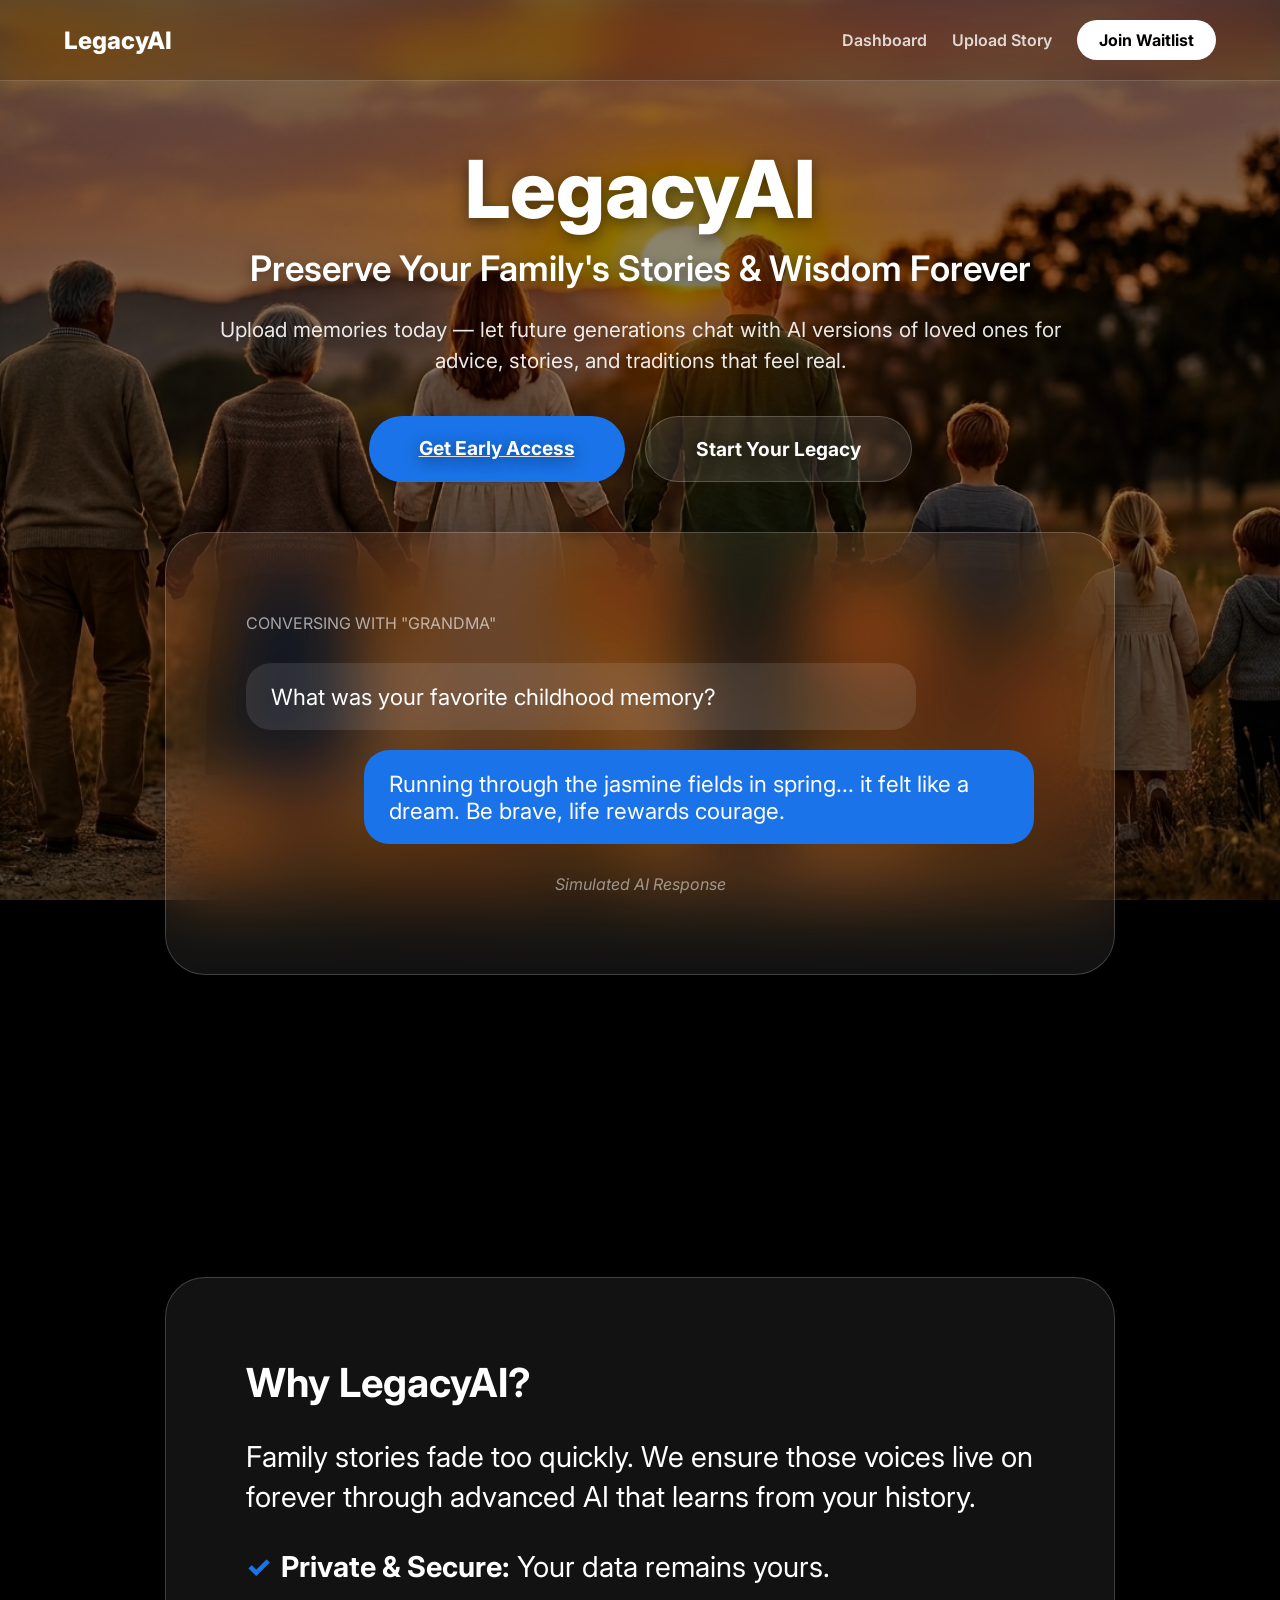
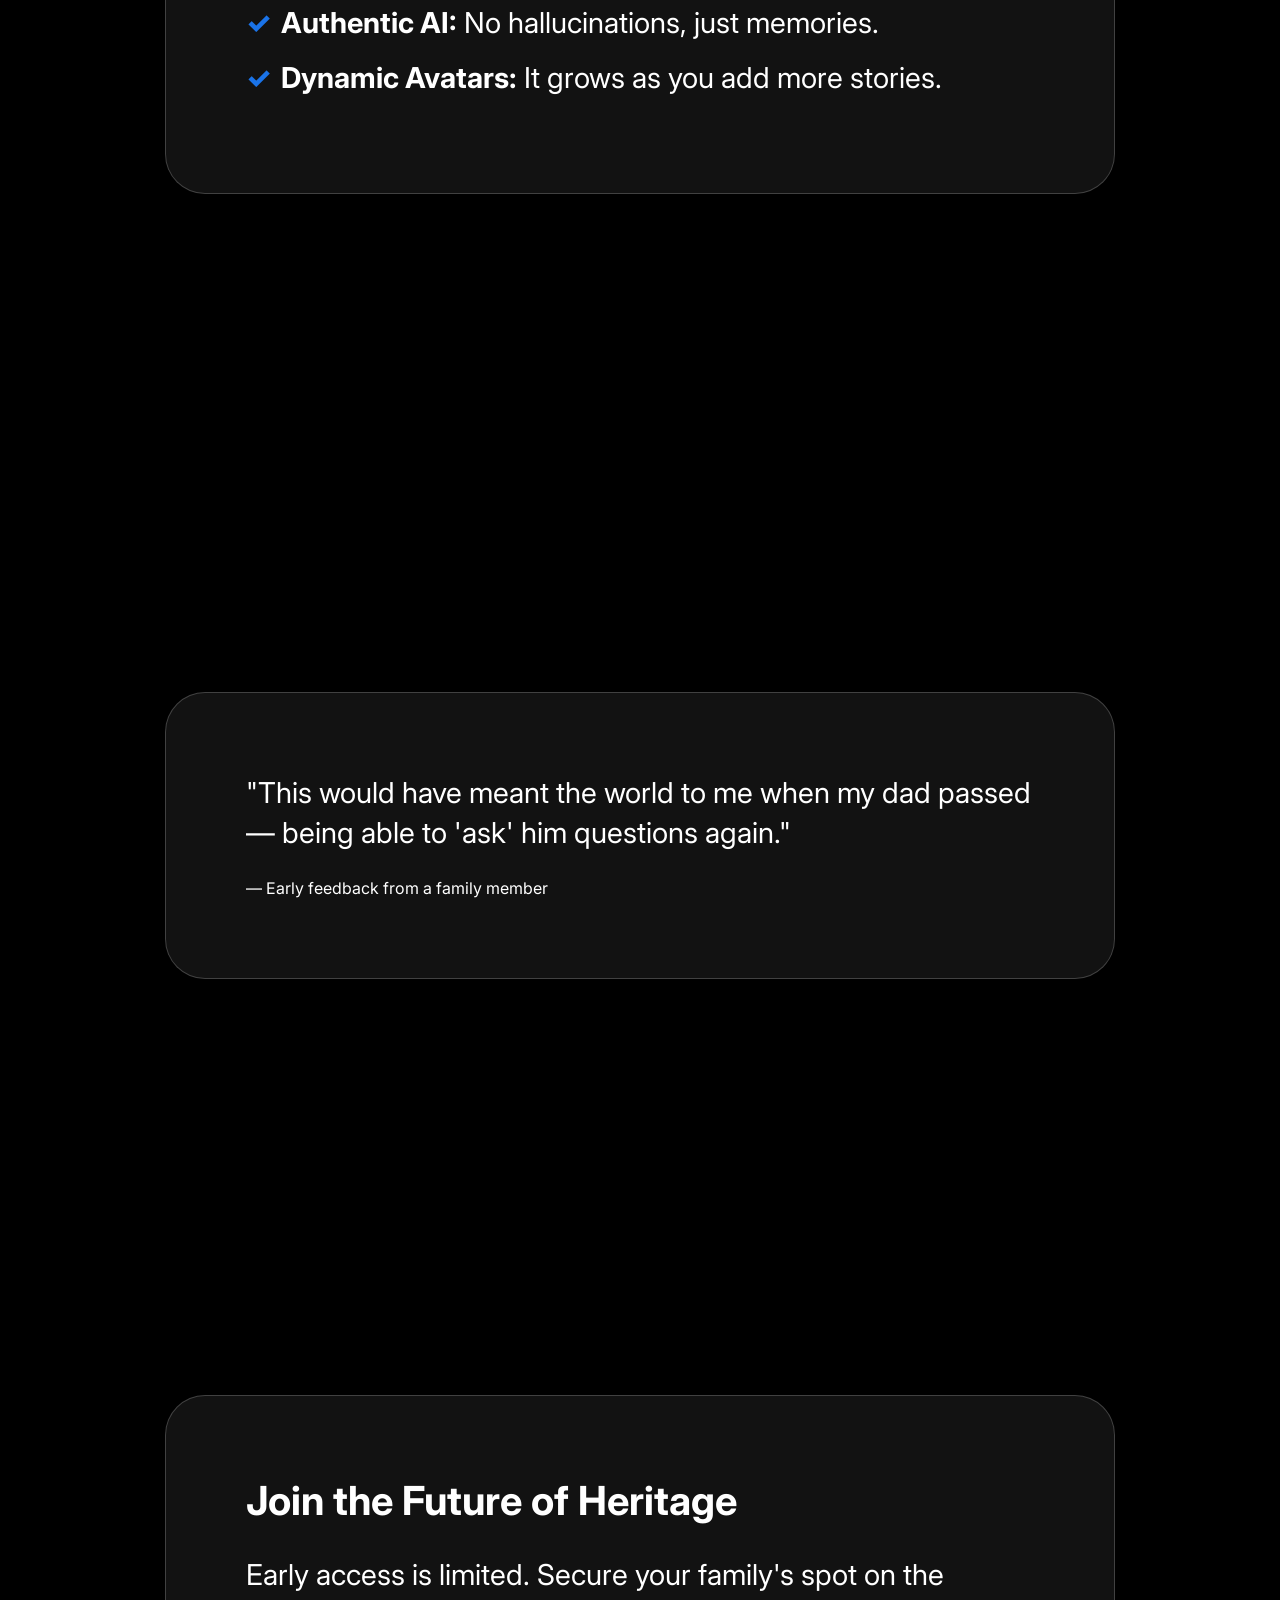
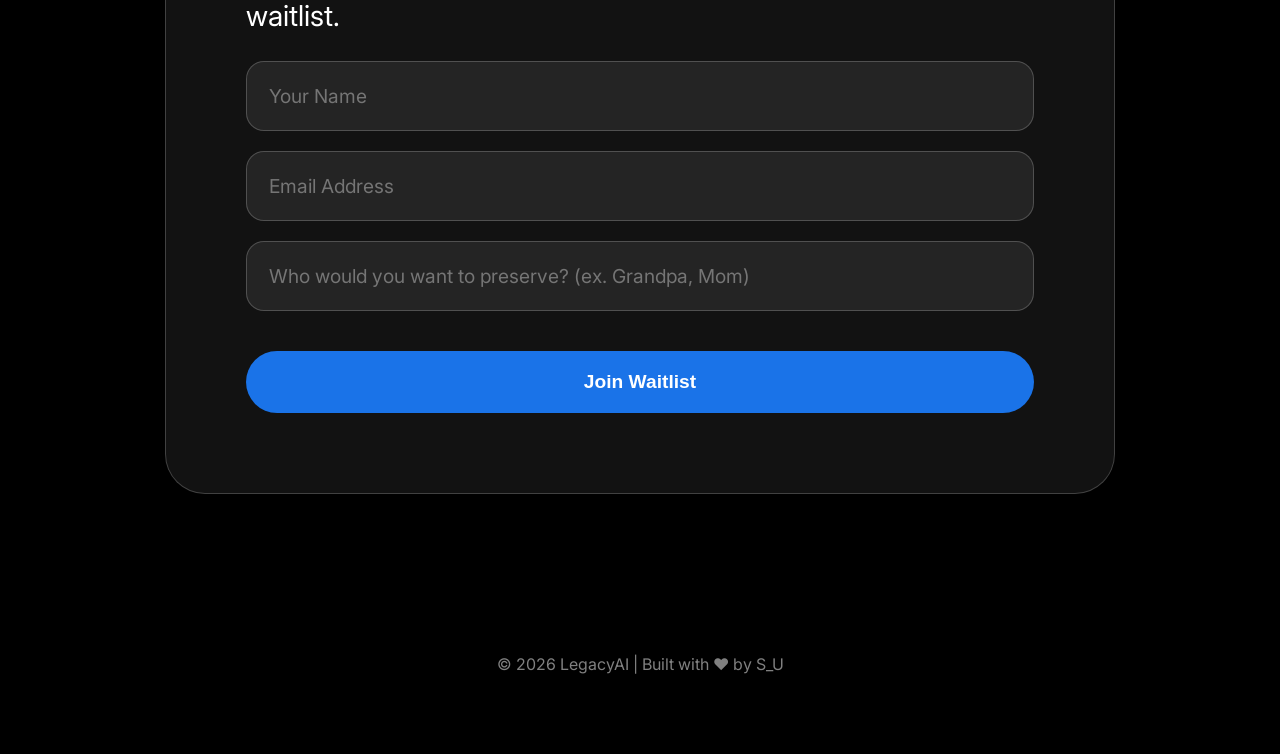
<file: index.html>
<!DOCTYPE html>
<html lang="en">
<head>
  <meta charset="UTF-8" />
  <meta name="viewport" content="width=device-width, initial-scale=1.0"/>
  <meta name="description" content="Preserve family stories and wisdom with AI-powered conversations.">
  <meta name="twitter:card" content="summary_large_image">
  <meta name="twitter:title" content="LegacyAI | Preserve Family Wisdom">
  <meta name="twitter:description" content="Upload memories today—let future generations chat with AI versions of loved ones.">
  <meta name="twitter:image" content="https://your-username.github.io/LegacyAI/background.jpg">
  <title>LegacyAI - Preserve Family Wisdom Forever</title>
  <link rel="stylesheet" href="styles.css"/>
  <link href="https://fonts.googleapis.com/css2?family=Inter:wght@400;600;800&display=swap" rel="stylesheet"/>
</head>
<body>
  
  <div id="scroll-bg"></div>

  <nav class="navbar glass-nav">
    <div class="logo">LegacyAI</div>
    <div class="nav-links">
      <a href="dashboard.html" class="nav-link">Dashboard</a>
      <a href="upload.html" class="nav-link">Upload Story</a>
      <a href="#signup-section" class="nav-btn">Join Waitlist</a>
    </div>
  </nav>

  <header class="hero-section" data-bg="background.jpg">
    <div class="container">
      <div class="floating-hero-text">
        <h1>LegacyAI</h1>
        <h2>Preserve Your Family's Stories & Wisdom Forever</h2>
        <p class="hero-subtitle">Upload memories today — let future generations chat with AI versions of loved ones for advice, stories, and traditions that feel real.</p>
        <div class="cta-group">
          <a href="#signup-section" class="btn-primary">Get Early Access</a>
          <a href="upload.html" class="btn-secondary">Start Your Legacy</a>
        </div>
      </div>

      <div class="crystal-card large-card mockup-box">
        <div class="chat-header">Conversing with "Grandma"</div>
        <div class="chat-bubble user">What was your favorite childhood memory?</div>
        <div class="chat-bubble ai">Running through the jasmine fields in spring... it felt like a dream. Be brave, life rewards courage.</div>
        <p class="caption">Simulated AI Response</p>
      </div>
    </div>
  </header>

  <section class="content-section" data-bg="background1.jpg">
    <div class="container">
      <div class="crystal-card large-card">
        <h3 class="section-title">Why LegacyAI?</h3>
        <p class="large-text">Family stories fade too quickly. We ensure those voices live on forever through advanced AI that learns from your history.</p>
        <ul class="feature-list large-text">
          <li><strong>Private & Secure:</strong> Your data remains yours.</li>
          <li><strong>Authentic AI:</strong> No hallucinations, just memories.</li>
          <li><strong>Dynamic Avatars:</strong> It grows as you add more stories.</li>
        </ul>
      </div>
    </div>
  </section>

  <section class="content-section" data-bg="background.jpg">
    <div class="container">
      <div class="crystal-card large-card feedback-card">
        <p class="quote">"This would have meant the world to me when my dad passed — being able to 'ask' him questions again."</p>
        <p class="author">— Early feedback from a family member</p>
      </div>
    </div>
  </section>

  <section id="signup-section" class="content-section" data-bg="background2.jpg">
    <div class="container">
      <div class="crystal-card large-card" id="waitlist-container">
        <h3 class="section-title">Join the Future of Heritage</h3>
        <p class="large-text">Early access is limited. Secure your family's spot on the waitlist.</p>
        
        <form id="waitlist-form">
          <div class="upload-group">
            <input type="text" name="name" placeholder="Your Name" required/>
            <input type="email" name="email" placeholder="Email Address" required/>
            <input type="text" name="preserve-target" placeholder="Who would you want to preserve? (ex. Grandpa, Mom)"/>
          </div>
          <button type="submit" class="btn-primary" style="width: 100%;">Join Waitlist</button>
        </form>
      </div>
    </div>
  </section>

  <footer>
    <p>© 2026 LegacyAI | Built with ❤️ by S_U</p>
  </footer>

  <script src="script.js"></script>
</body>
</html>
</file>
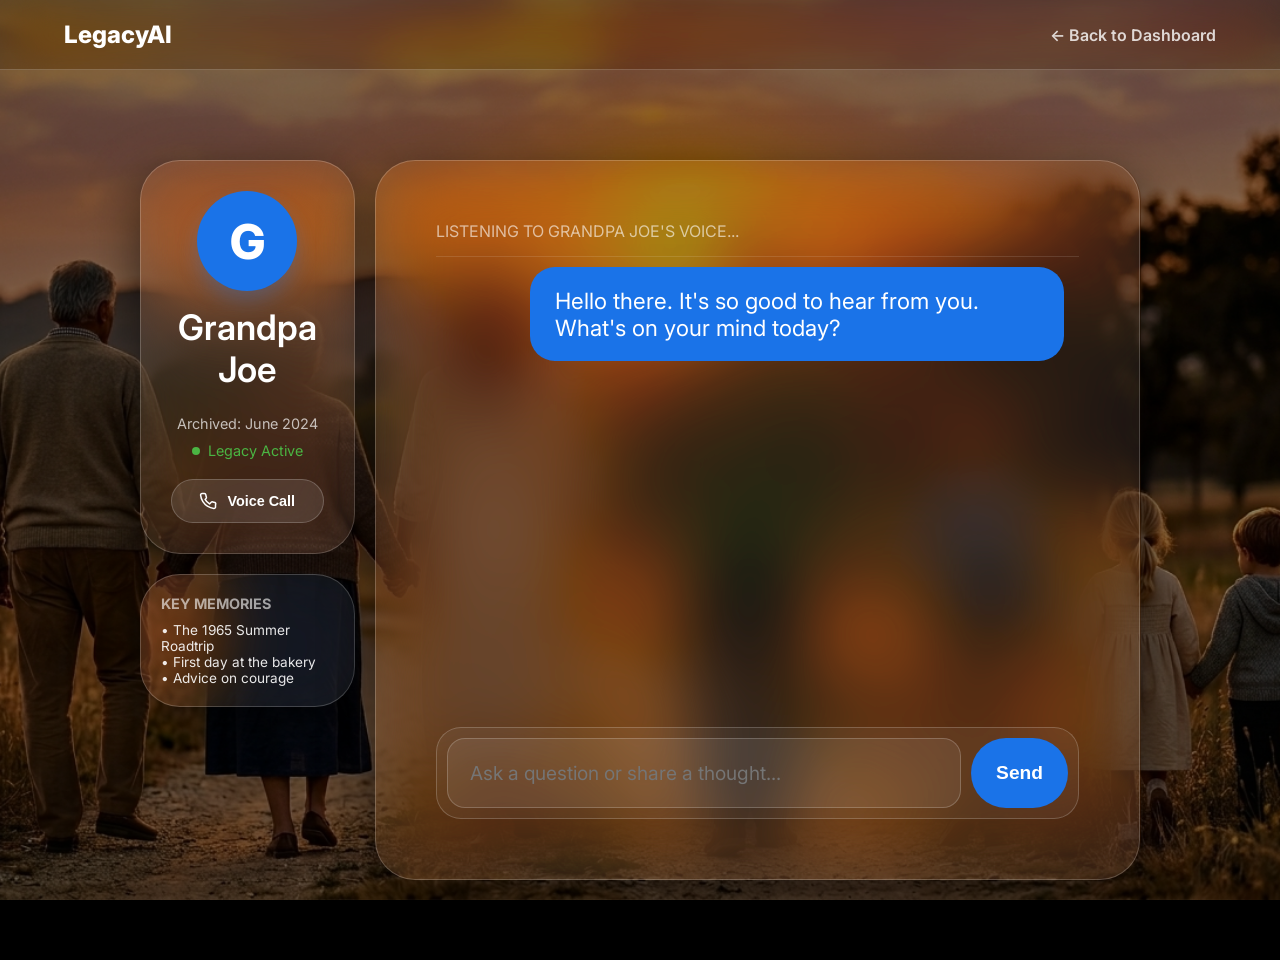
<file: chat.html>
<!DOCTYPE html>
<html lang="en">
<head>
  <meta charset="UTF-8" />
  <meta name="viewport" content="width=device-width, initial-scale=1.0"/>
  <title>Chat with Grandpa Joe - LegacyAI</title>
  <link rel="stylesheet" href="styles.css"/>
  <link href="https://fonts.googleapis.com/css2?family=Inter:wght@400;600;800&display=swap" rel="stylesheet"/>
  <style>
    /* Specific Chat Layout Overrides */
    .chat-container {
      display: flex;
      height: 80vh;
      gap: 20px;
      margin-top: 20px;
    }
    
    .chat-sidebar {
      flex: 1;
      max-width: 300px;
      display: flex;
      flex-direction: column;
      gap: 20px;
    }

    .chat-main {
      flex: 3;
      display: flex;
      flex-direction: column;
      justify-content: space-between;
      position: relative;
    }

    .message-log {
      flex-grow: 1;
      overflow-y: auto;
      padding-right: 15px;
      display: flex;
      flex-direction: column;
      gap: 15px;
      margin-bottom: 20px;
    }

    .message-log::-webkit-scrollbar { width: 6px; }
    .message-log::-webkit-scrollbar-thumb { background: var(--crystal-border); border-radius: 10px; }

    .input-area {
      display: flex;
      gap: 10px;
      background: rgba(255, 255, 255, 0.05);
      padding: 10px;
      border-radius: 25px;
      border: 1px solid var(--crystal-border);
    }

    .input-get {
      background: transparent;
      border: none;
      color: #fff;
      flex-grow: 1;
      padding: 10px 15px;
      font-size: 1rem;
    }

    .input-get:focus { outline: none; }

    .status-indicator {
      display: flex;
      align-items: center;
      gap: 8px;
      font-size: 0.9rem;
      color: #4bb543;
      margin-top: 10px;
    }

    .pulse-dot {
      width: 8px; height: 8px; background: #4bb543;
      border-radius: 50%; animation: pulse-blue 2s infinite;
    }

    /* WAVEFORM ANIMATION */
    .waveform {
      display: none;
      align-items: center;
      justify-content: center;
      gap: 4px;
      height: 30px;
      margin-bottom: 20px;
    }

    .bar {
      width: 4px;
      height: 10px;
      background: var(--primary-blue);
      border-radius: 2px;
      animation: wave 1s ease-in-out infinite;
    }

    .bar:nth-child(2) { animation-delay: 0.1s; }
    .bar:nth-child(3) { animation-delay: 0.2s; }
    .bar:nth-child(4) { animation-delay: 0.3s; }
    .bar:nth-child(5) { animation-delay: 0.4s; }

    @keyframes wave {
      0%, 100% { height: 10px; }
      50% { height: 30px; }
    }

    /* Typing Animation */
    .typing-dots span {
      animation: blink 1.4s infinite both;
      font-size: 1.5rem;
    }
    .typing-dots span:nth-child(2) { animation-delay: 0.2s; }
    .typing-dots span:nth-child(3) { animation-delay: 0.4s; }
    @keyframes blink {
      0% { opacity: 0.2; }
      20% { opacity: 1; }
      100% { opacity: 0.2; }
    }
  </style>
</head>
<body>
  <div id="scroll-bg"></div>

  <nav class="navbar glass-nav">
    <div class="logo">LegacyAI</div>
    <div class="nav-links">
      <a href="dashboard.html" class="nav-link">← Back to Dashboard</a>
    </div>
  </nav>

  <main class="content-section" data-bg="background.jpg">
    <div class="container">
      
      <div class="chat-container">
        <aside class="chat-sidebar">
          <div class="crystal-card" style="padding: 30px; text-align: center;">
            <div class="persona-avatar" style="width: 100px; height: 100px; font-size: 3rem; margin: 0 auto;">G</div>
            <h2 style="margin-top: 15px;">Grandpa Joe</h2>
            <p style="opacity: 0.7; font-size: 0.9rem;">Archived: June 2024</p>
            <div class="status-indicator" style="justify-content: center;">
              <div class="pulse-dot"></div> Legacy Active
            </div>

            <button id="call-btn" class="btn-secondary" style="margin-top: 20px; width: 100%; display: flex; align-items: center; justify-content: center; gap: 10px; padding: 12px; font-size: 0.9rem;">
              <svg xmlns="http://www.w3.org/2000/svg" width="18" height="18" viewBox="0 0 24 24" fill="none" stroke="currentColor" stroke-width="2" stroke-linecap="round" stroke-linejoin="round"><path d="M22 16.92v3a2 2 0 0 1-2.18 2 19.79 19.79 0 0 1-8.63-3.07 19.5 19.5 0 0 1-6-6 19.79 19.79 0 0 1-3.07-8.67A2 2 0 0 1 4.11 2h3a2 2 0 0 1 2 1.72 12.84 12.84 0 0 0 .7 2.81 2 2 0 0 1-.45 2.11L8.09 9.91a16 16 0 0 0 6 6l2.19-2.19a2 2 0 0 1 2.11-.45 12.84 12.84 0 0 0 2.81.7A2 2 0 0 1 22 16.92z"></path></svg>
              Voice Call
            </button>
          </div>
          
          <div class="crystal-card" style="padding: 20px;">
            <h4 style="margin-bottom: 10px; font-size: 0.9rem; text-transform: uppercase; opacity: 0.6;">Key Memories</h4>
            <ul style="list-style: none; font-size: 0.85rem; opacity: 0.9;">
              <li>• The 1965 Summer Roadtrip</li>
              <li>• First day at the bakery</li>
              <li>• Advice on courage</li>
            </ul>
          </div>
        </aside>

        <section class="crystal-card chat-main">
          <div class="chat-header" style="border-bottom: 1px solid var(--crystal-border); padding-bottom: 15px;">
            Listening to Grandpa Joe's voice...
          </div>

          <div class="message-log" id="chat-box">
            <div class="chat-bubble ai">Hello there. It's so good to hear from you. What's on your mind today?</div>
          </div>

          <div class="input-area">
            <input type="text" id="user-msg" class="input-get" placeholder="Ask a question or share a thought...">
            <button id="send-btn" class="btn-primary" style="width: auto; padding: 10px 25px;">Send</button>
          </div>
        </section>
      </div>

    </div>
  </main>

  <div id="call-overlay" class="processing-overlay">
    <div class="processing-content" style="max-width: 400px;">
      <div class="persona-avatar" style="width: 120px; height: 120px; font-size: 4rem; margin: 0 auto 30px;">G</div>
      <h2 style="margin-bottom: 10px;">Grandpa Joe</h2>
      <p id="call-status" style="opacity: 0.8; margin-bottom: 20px;">Calling...</p>
      
      <div id="voice-wave" class="waveform">
        <div class="bar"></div>
        <div class="bar"></div>
        <div class="bar"></div>
        <div class="bar"></div>
        <div class="bar"></div>
      </div>
      
      <div style="display: flex; gap: 30px; justify-content: center; margin-top: 30px;">
        <button id="end-call" class="btn-primary" style="background: #ff4b4b; width: 70px; height: 70px; border-radius: 50%; padding: 0; display: flex; align-items: center; justify-content: center;">
          <svg xmlns="http://www.w3.org/2000/svg" width="30" height="30" viewBox="0 0 24 24" fill="none" stroke="white" stroke-width="2" stroke-linecap="round" stroke-linejoin="round"><path d="M10.68 13.31a16 16 0 0 0 3.41 2.6l1.27-1.27a2 2 0 0 1 2.11-.45 12.84 12.84 0 0 0 2.81.7 2 2 0 0 1 1.72 2.3v3a2 2 0 0 1-2.18 2 19.79 19.79 0 0 1-8.63-3.07 19.5 19.5 0 0 1-6-6 19.79 19.79 0 0 1-3.07-8.67A2 2 0 0 1 4.11 2h3a2 2 0 0 1 2 1.72 12.84 12.84 0 0 0 .7 2.81 2 2 0 0 1-.45 2.11L8.09 9.91"></path><line x1="23" y1="1" x2="1" y2="23"></line></svg>
        </button>
      </div>
    </div>
  </div>

  <script>
    const sendBtn = document.getElementById('send-btn');
    const userInp = document.getElementById('user-msg');
    const chatBox = document.getElementById('chat-box');
    
    // Call Elements
    const callBtn = document.getElementById('call-btn');
    const callOverlay = document.getElementById('call-overlay');
    const endCallBtn = document.getElementById('end-call');
    const callStatus = document.getElementById('call-status');
    const voiceWave = document.getElementById('voice-wave');

    function appendMessage(text, isAi, isTyping = false) {
      const msg = document.createElement('div');
      msg.className = `chat-bubble ${isAi ? 'ai' : 'user'}`;
      if (isTyping) {
        msg.id = "typing-indicator";
        msg.innerHTML = `<div class="typing-dots"><span>.</span><span>.</span><span>.</span></div>`;
      } else {
        msg.innerText = text;
      }
      chatBox.appendChild(msg);
      chatBox.scrollTop = chatBox.scrollHeight;
    }

    // SECURE FETCH LOGIC
    async function getGeminiResponse(userText) {
      try {
        const response = await fetch('/api/chat', {
          method: "POST",
          headers: { "Content-Type": "application/json" },
          body: JSON.stringify({ message: userText })
        });

        const data = await response.json();
        return data.reply;
      } catch (error) {
        console.error("API Error:", error);
        return "I'm having a little trouble remembering that right now, kiddo.";
      }
    }

    sendBtn.addEventListener('click', async () => {
      const text = userInp.value.trim();
      if(!text) return;
      
      appendMessage(text, false);
      userInp.value = '';

      // Show typing indicator
      appendMessage("", true, true);

      // Get real response from serverless function
      const aiReply = await getGeminiResponse(text);

      // Remove typing indicator and show reply
      const indicator = document.getElementById('typing-indicator');
      if (indicator) indicator.remove();
      appendMessage(aiReply, true);
    });

    userInp.addEventListener('keypress', (e) => {
      if(e.key === 'Enter') sendBtn.click();
    });

    // Voice Call Logic
    callBtn.addEventListener('click', () => {
      callOverlay.style.display = 'flex';
      document.body.style.overflow = 'hidden';
      
      setTimeout(() => {
        callStatus.innerText = "00:01 - Connected";
        callStatus.style.color = "#4bb543";
        voiceWave.style.display = 'flex';
      }, 2500);
    });

    endCallBtn.addEventListener('click', () => {
      callOverlay.style.display = 'none';
      document.body.style.overflow = 'auto';
      callStatus.innerText = "Calling...";
      callStatus.style.color = "#fff";
      voiceWave.style.display = 'none';
    });
  </script>
  <script src="script.js"></script>
</body>
</html>
</file>
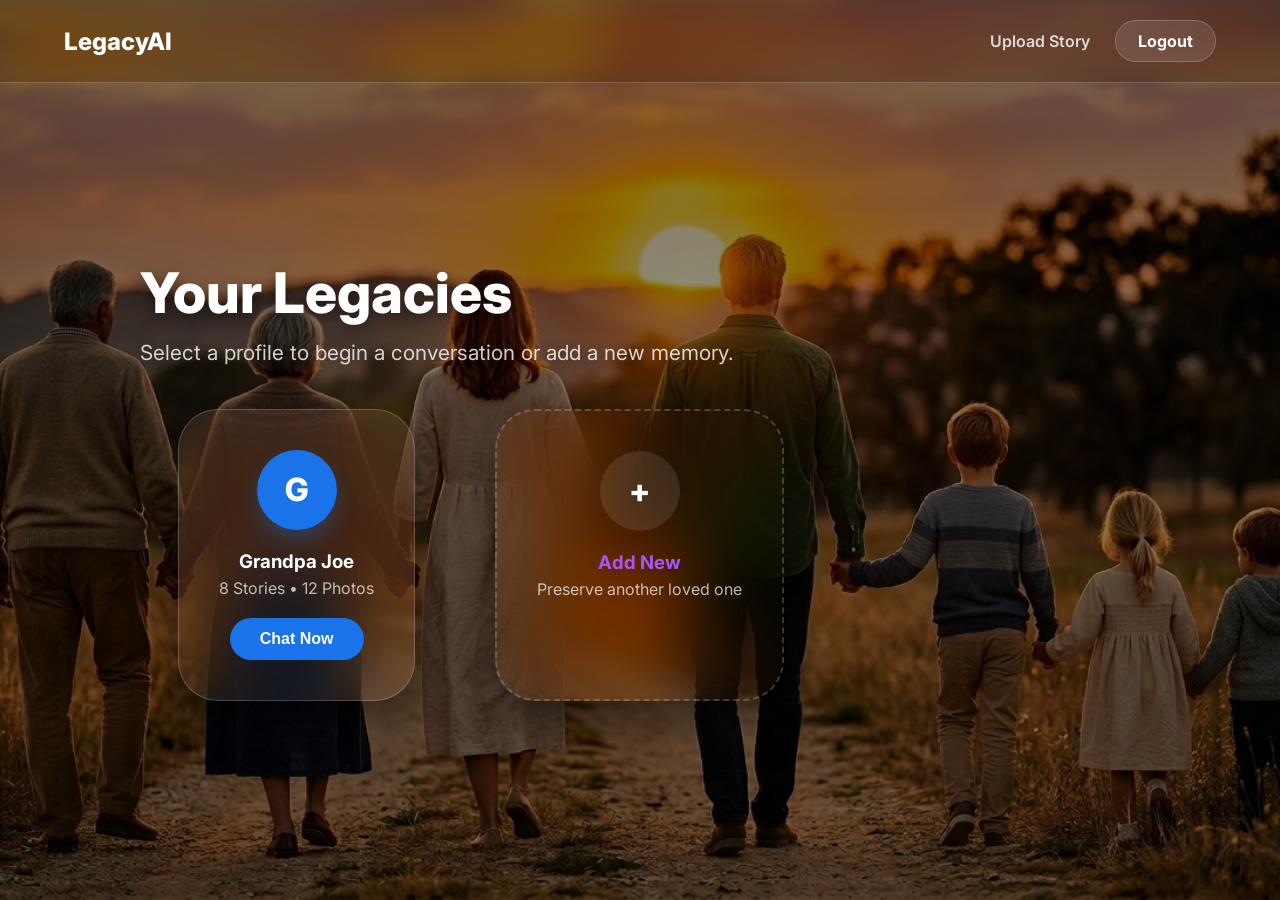
<file: dashboard.html>
<!DOCTYPE html>
<html lang="en">
<head>
  <meta charset="UTF-8" />
  <meta name="viewport" content="width=device-width, initial-scale=1.0"/>
  <title>Dashboard - LegacyAI</title>
  <link rel="stylesheet" href="styles.css"/>
  <link href="https://fonts.googleapis.com/css2?family=Inter:wght@400;600;800&display=swap" rel="stylesheet"/>
</head>
<body>
  <div id="scroll-bg"></div>

  <nav class="navbar glass-nav">
    <div class="logo">LegacyAI</div>
    <div class="nav-links">
      <a href="upload.html" class="nav-link">Upload Story</a>
      <a href="index.html" class="nav-btn" style="background: rgba(255,255,255,0.1); color: #fff; border: 1px solid var(--crystal-border);">Logout</a>
    </div>
  </nav>

  <main class="content-section" data-bg="background.jpg">
    <div class="container">
      <div class="floating-hero-text" style="text-align: left; margin-bottom: 40px;">
        <h1 style="font-size: 3.5rem;">Your Legacies</h1>
        <p class="hero-subtitle" style="margin: 0; opacity: 0.8;">Select a profile to begin a conversation or add a new memory.</p>
      </div>

      <div class="dashboard-grid">
        
        <div class="crystal-card persona-card">
          <div class="persona-avatar">G</div>
          <h3 style="margin-bottom: 5px;">Grandpa Joe</h3>
          <p style="opacity: 0.7; margin-bottom: 20px;">8 Stories • 12 Photos</p>
          <button class="btn-primary" 
                  style="padding: 12px 30px; font-size: 1rem; width: auto;" 
                  onclick="window.location.href='chat.html'">
            Chat Now
          </button>
        </div>
        
        <div class="crystal-card persona-card add-card" onclick="window.location.href='upload.html'">
          <div class="persona-avatar">+</div>
          <h3 style="margin-bottom: 5px; color: #a855f7;">Add New</h3>
          <p style="opacity: 0.7;">Preserve another loved one</p>
        </div>

      </div>

      </div>
    </div>
  </main>

  <script src="script.js"></script>
</body>
</html>
</file>
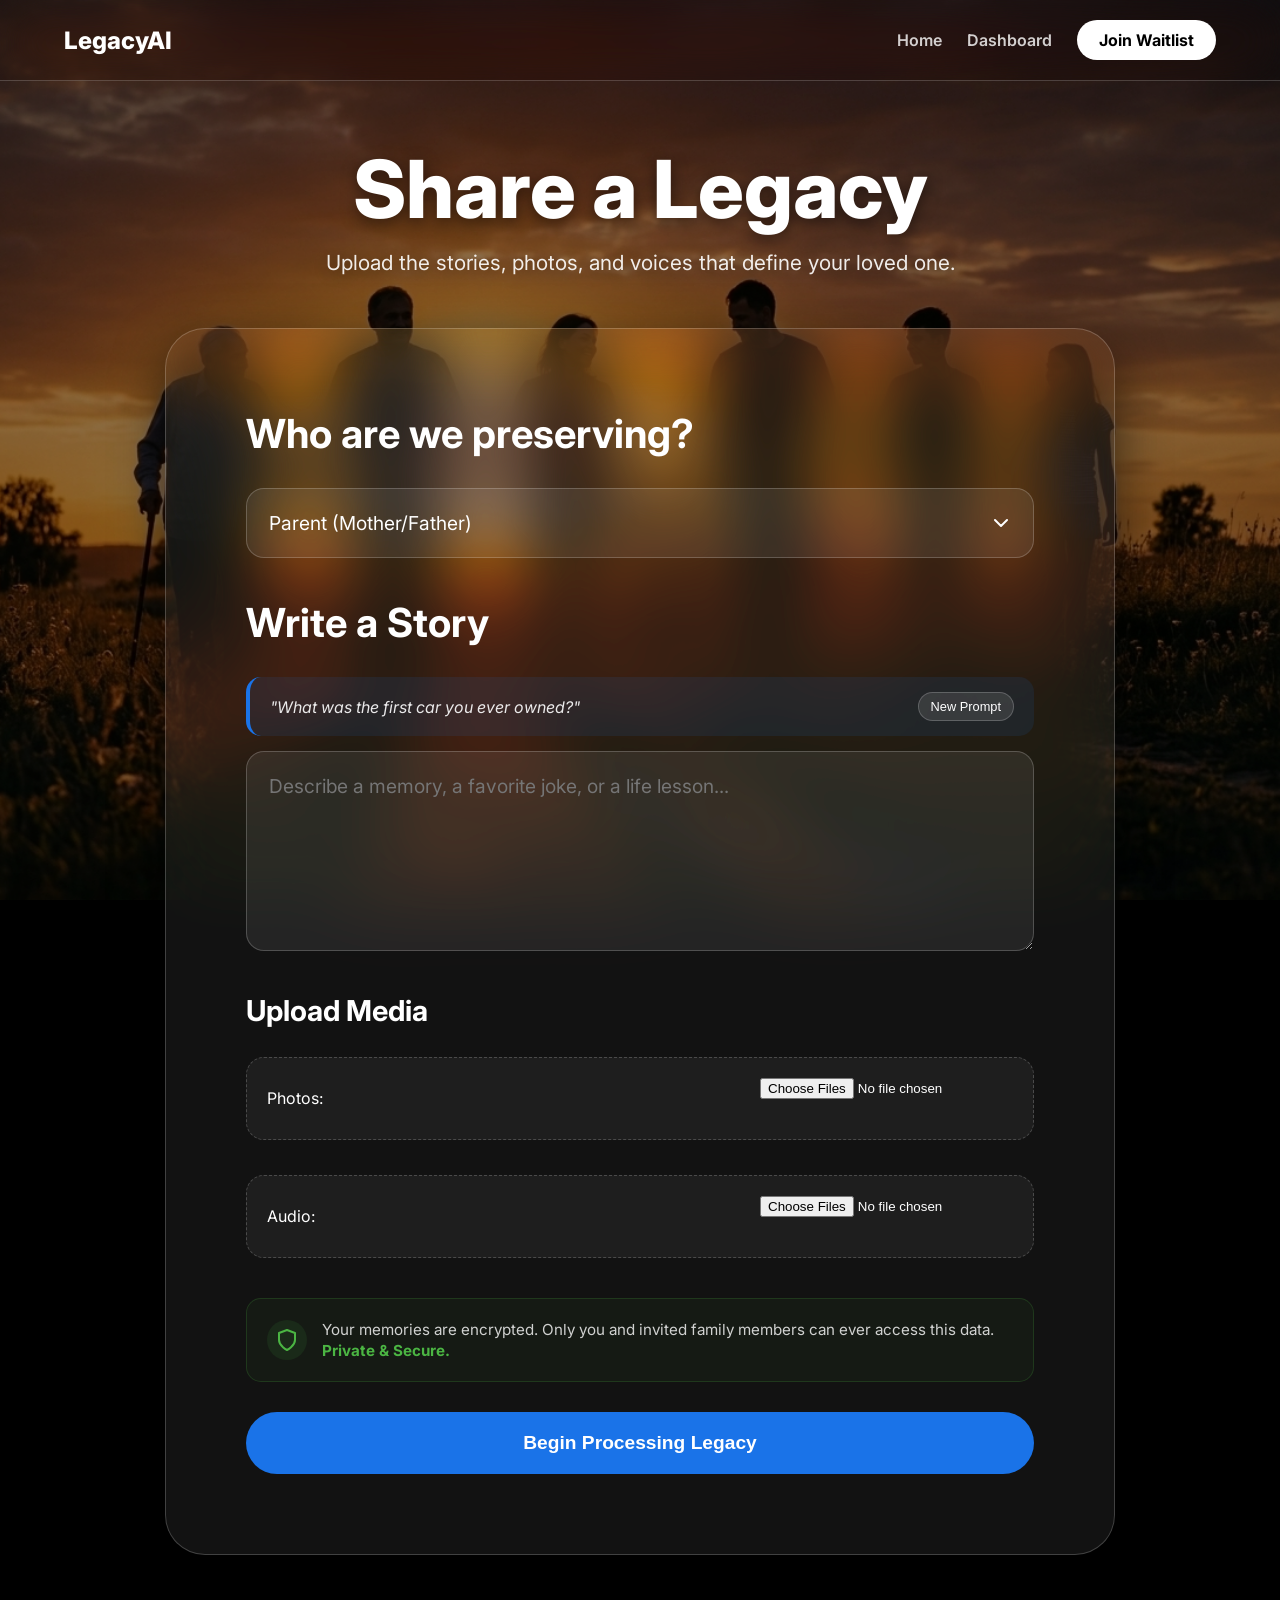
<file: upload.html>
<!DOCTYPE html>
<html lang="en">
<head>
  <meta charset="UTF-8" />
  <meta name="viewport" content="width=device-width, initial-scale=1.0"/>
  <meta name="twitter:card" content="summary_large_image">
  <meta name="twitter:title" content="LegacyAI | Preserve Family Wisdom">
  <meta name="twitter:description" content="Upload memories today—let future generations chat with AI versions of loved ones.">
  <meta name="twitter:image" content="https://your-username.github.io/LegacyAI/background.jpg">
  <title>Share a Legacy - LegacyAI</title>
  <link rel="stylesheet" href="styles.css"/>
  <link href="https://fonts.googleapis.com/css2?family=Inter:wght@400;600;800&display=swap" rel="stylesheet"/>
</head>
<body>
  <div id="scroll-bg"></div>

  <nav class="navbar glass-nav">
    <div class="logo">LegacyAI</div>
    <div class="nav-links">
      <a href="index.html" class="nav-link">Home</a>
      <a href="dashboard.html" class="nav-link">Dashboard</a>
      <a href="index.html#signup-section" class="nav-btn">Join Waitlist</a>
    </div>
  </nav>

  <main class="content-section" data-bg="background1.jpg">
    <div class="container">
      <div class="floating-hero-text">
        <h1>Share a Legacy</h1>
        <p class="hero-subtitle">Upload the stories, photos, and voices that define your loved one.</p>
      </div>

      <div class="crystal-card large-card">
        <div class="upload-group">
          <h3 class="section-title">Who are we preserving?</h3>
          <select id="persona-select" class="custom-select">
            <option value="parent">Parent (Mother/Father)</option>
            <option value="grandparent">Grandparent</option>
            <option value="partner">Partner/Spouse</option>
            <option value="mentor">Mentor</option>
            <option value="friend">Close Friend</option>
          </select>
        </div>

        <div class="upload-group">
          <h3 class="section-title">Write a Story</h3>
          
          <div class="prompt-box">
            <p id="current-prompt">"What was the first car you ever owned?"</p>
            <button id="refresh-prompt" class="btn-mini">New Prompt</button>
          </div>

          <textarea id="story-input" placeholder="Describe a memory, a favorite joke, or a life lesson..."></textarea>
        </div>

        <div class="upload-group">
          <h3 class="large-text" style="font-size: 1.8rem;">Upload Media</h3>
          <div class="file-field">
            <span>Photos:</span>
            <input type="file" id="photo-input" accept="image/*" multiple>
          </div>
          
          <div id="preview-grid" class="preview-grid"></div>

          <div class="file-field">
            <span>Audio:</span>
            <input type="file" accept="audio/*" multiple>
          </div>
        </div>

        <div class="privacy-note">
          <div class="shield-icon">
            <svg xmlns="http://www.w3.org/2000/svg" width="24" height="24" viewBox="0 0 24 24" fill="none" stroke="#4bb543" stroke-width="2" stroke-linecap="round" stroke-linejoin="round"><path d="M12 22s8-4 8-10V5l-8-3-8 3v7c0 6 8 10 8 10z"></path></svg>
          </div>
          <p>Your memories are encrypted. Only you and invited family members can ever access this data. <strong>Private & Secure.</strong></p>
        </div>
        
        <button id="process-btn" class="btn-primary" style="width: 100%;">Begin Processing Legacy</button>
      </div>
    </div>
  </main>

  <div id="processing-screen" class="processing-overlay">
    <div class="processing-content">
      <div id="loader" class="loader-circle"></div>
      <div id="check" class="success-check">✓</div>
      <h2 id="status-text">Analyzing Memories...</h2>
      <p id="sub-status" class="large-text" style="font-size: 1.2rem; opacity: 0.7;">
        Our AI is learning the voice and stories you shared.
      </p>
      <button id="done-btn" class="btn-primary" style="display:none; margin-top: 30px;" onclick="window.location.href='dashboard.html'">View My Legacies</button>
    </div>
  </div>

  <script src="script.js"></script>
</body>
</html>
</file>
<file: styles.css>
* {
  margin: 0;
  padding: 0;
  box-sizing: border-box;
}

:root {
  --primary-blue: #1a73e8;
  --crystal-bg: rgba(255, 255, 255, 0.07);
  --crystal-border: rgba(255, 255, 255, 0.2);
}

body {
  font-family: 'Inter', sans-serif;
  color: #fff;
  background-color: #000;
  overflow-x: hidden;
}

#scroll-bg {
  position: fixed;
  top: 0; 
  left: 0; 
  width: 100%; 
  height: 100vh;
  z-index: -1;
  background-size: cover;
  background-position: center;
  background-repeat: no-repeat;
  transition: background-image 1.2s ease-in-out;
  background-color: #111;
}

#scroll-bg::after {
  content: "";
  position: absolute;
  top: 0; left: 0; width: 100%; height: 100%;
  background: rgba(0, 0, 0, 0.45);
}

/* NAVIGATION */
.navbar {
  display: flex;
  justify-content: space-between;
  align-items: center;
  padding: 20px 5%;
  position: fixed;
  width: 100%;
  top: 0; z-index: 1000;
  background: rgba(0, 0, 0, 0.2);
  backdrop-filter: blur(15px);
  border-bottom: 1px solid var(--crystal-border);
}

.logo { font-weight: 800; font-size: 1.5rem; }
.nav-links { display: flex; align-items: center; gap: 25px; }
.nav-link { text-decoration: none; color: #fff; font-weight: 600; opacity: 0.8; transition: 0.3s; }
.nav-link:hover { opacity: 1; }
.nav-btn { text-decoration: none; background: #fff; color: #000; padding: 10px 22px; border-radius: 50px; font-weight: 700; transition: 0.3s; }
.nav-btn:hover { transform: scale(1.05); box-shadow: 0 0 20px rgba(255,255,255,0.2); }

/* HERO TEXT */
.floating-hero-text {
  text-align: center;
  margin-bottom: 50px;
  text-shadow: 0 4px 15px rgba(0,0,0,0.5);
}

h1 { font-size: clamp(3rem, 8vw, 5rem); font-weight: 800; margin-bottom: 10px; }
h2 { font-size: clamp(1.5rem, 4vw, 2.2rem); margin-bottom: 25px; font-weight: 600; }
.hero-subtitle { font-size: 1.3rem; max-width: 850px; margin: 0 auto 40px; line-height: 1.5; opacity: 0.9; }

/* CONTAINERS */
.hero-section, .content-section {
  min-height: 100vh;
  display: flex;
  flex-direction: column;
  align-items: center;
  justify-content: center;
  padding: 140px 20px 80px;
}

.container { width: 100%; max-width: 1000px; }

/* CRYSTAL BOXES */
.crystal-card {
  background: var(--crystal-bg);
  backdrop-filter: blur(35px) saturate(200%);
  -webkit-backdrop-filter: blur(35px) saturate(200%);
  border-radius: 40px;
  border: 1px solid var(--crystal-border);
  box-shadow: 0 15px 50px rgba(0, 0, 0, 0.6);
  margin: 0 auto;
  padding: 60px;
  transition: transform 0.4s ease, border-color 0.4s ease;
}

.crystal-card:hover {
  border-color: rgba(255, 255, 255, 0.4);
}

.large-card { 
  padding: 80px; 
  max-width: 950px; 
  width: 100%; 
}

/* TYPOGRAPHY */
.section-title {
  font-size: 2.5rem;
  margin-bottom: 30px;
  text-align: left;
}

.large-text, .quote { 
  font-size: 1.8rem; 
  line-height: 1.4;
  margin-bottom: 25px;
}

/* UPLOAD & FORM ELEMENTS */
.upload-group {
  width: 100%;
  margin-bottom: 40px;
  text-align: left;
}

textarea, input[type="text"], input[type="email"], .custom-select {
  width: 100%;
  padding: 22px;
  background: rgba(255, 255, 255, 0.08);
  border: 1px solid var(--crystal-border);
  border-radius: 18px;
  color: #fff;
  font-size: 1.2rem;
  font-family: inherit;
  transition: 0.3s;
}

textarea { min-height: 200px; resize: vertical; display: block; }

/* Custom Select Dropdown Arrow */
.custom-select {
  appearance: none;
  background-image: url("data:image/svg+xml,%3Csvg xmlns='http://www.w3.org/2000/svg' width='24' height='24' viewBox='0 0 24 24' fill='none' stroke='white' stroke-width='2' stroke-linecap='round' stroke-linejoin='round'%3E%3Cpolyline points='6 9 12 15 18 9'%3E%3C/polyline%3E%3C/svg%3E");
  background-repeat: no-repeat;
  background-position: right 20px center;
  cursor: pointer;
}

.custom-select option { background-color: #111; color: #fff; }

input:focus, textarea:focus, .custom-select:focus {
  outline: none;
  border-color: var(--primary-blue);
  background: rgba(255, 255, 255, 0.12);
}

.file-field {
  background: rgba(255, 255, 255, 0.05);
  padding: 20px;
  border-radius: 18px;
  margin-top: 10px;
  border: 1px dashed var(--crystal-border);
  display: flex;
  justify-content: space-between;
  align-items: center;
}

/* CHAT BOX */
.mockup-box { display: flex; flex-direction: column; gap: 20px; }
.chat-bubble { padding: 20px 25px; border-radius: 25px; font-size: 1.4rem; max-width: 85%; }
.chat-bubble.user { background: rgba(255,255,255,0.1); }
.chat-bubble.ai { background: var(--primary-blue); margin-left: auto; }
.chat-header { font-size: 1rem; text-transform: uppercase; opacity: 0.6; margin-bottom: 10px; }
.caption { font-size: 1rem; opacity: 0.5; font-style: italic; text-align: center; margin-top: 10px; }

/* LISTS */
.feature-list { list-style: none; text-align: left; margin: 30px auto 0; }
.feature-list li { margin-bottom: 15px; padding-left: 35px; position: relative; }
.feature-list li::before { content: "✓"; position: absolute; left: 0; color: var(--primary-blue); font-weight: 800; }

/* BUTTONS */
.cta-group { display: flex; gap: 20px; justify-content: center; }
.btn-primary { 
  background: var(--primary-blue); color: #fff; padding: 20px 50px; border-radius: 50px; 
  font-weight: 700; border: none; cursor: pointer; font-size: 1.2rem; transition: 0.3s;
}
.btn-primary:hover { transform: translateY(-3px); box-shadow: 0 10px 25px rgba(26, 115, 232, 0.4); }

.btn-secondary { 
  background: rgba(255,255,255,0.1); color: #fff; padding: 20px 50px; border-radius: 50px; 
  text-decoration: none; font-weight: 700; border: 1px solid var(--crystal-border); 
  font-size: 1.2rem; transition: 0.3s;
}
.btn-secondary:hover { background: rgba(255,255,255,0.2); }

/* SUCCESS / PROCESSING OVERLAY */
.processing-overlay {
  position: fixed;
  top: 0; left: 0; width: 100%; height: 100%;
  background: rgba(0, 0, 0, 0.9);
  backdrop-filter: blur(20px);
  z-index: 2000;
  display: none;
  flex-direction: column;
  align-items: center;
  justify-content: center;
  text-align: center;
  padding: 20px;
}

.processing-content h2 {
  font-size: 3rem;
  margin-bottom: 20px;
  background: linear-gradient(90deg, #fff, var(--primary-blue));
  -webkit-background-clip: text;
  -webkit-text-fill-color: transparent;
}

.loader-circle {
  width: 120px; height: 120px; border: 4px solid var(--primary-blue);
  border-radius: 50%; margin-bottom: 40px; position: relative;
  animation: pulse-blue 2s infinite;
}

@keyframes pulse-blue {
  0% { transform: scale(0.95); box-shadow: 0 0 0 0 rgba(26, 115, 232, 0.7); }
  70% { transform: scale(1); box-shadow: 0 0 0 30px rgba(26, 115, 232, 0); }
  100% { transform: scale(0.95); }
}

.success-check { font-size: 5rem; display: none; color: #4bb543; margin-bottom: 20px; }

footer { padding: 80px; text-align: center; opacity: 0.5; }

@media (max-width: 768px) {
  h1 { font-size: 3rem; }
  .large-card, .crystal-card { padding: 40px 25px; }
  .large-text, .quote, .chat-bubble { font-size: 1.3rem; }
  .cta-group { flex-direction: column; }
}

/* PRIVACY SHIELD STYLING */
.privacy-note {
  display: flex;
  align-items: center;
  gap: 15px;
  background: rgba(75, 181, 67, 0.05); /* Very subtle green tint */
  padding: 20px;
  border-radius: 15px;
  border: 1px solid rgba(75, 181, 67, 0.2);
  margin-bottom: 25px;
  text-align: left;
}

.privacy-note p {
  font-size: 0.95rem;
  line-height: 1.4;
  color: rgba(255, 255, 255, 0.8);
}

.privacy-note strong {
  color: #4bb543;
}

.shield-icon {
  display: flex;
  align-items: center;
  justify-content: center;
  min-width: 40px;
  height: 40px;
  background: rgba(75, 181, 67, 0.1);
  border-radius: 50%;
  animation: shield-glow 3s infinite;
}

@keyframes shield-glow {
  0% { box-shadow: 0 0 0 0 rgba(75, 181, 67, 0.4); }
  70% { box-shadow: 0 0 0 10px rgba(75, 181, 67, 0); }
  100% { box-shadow: 0 0 0 0 rgba(75, 181, 67, 0); }
}

/* Ensure the button looks great below the note */
#process-btn {
  margin-top: 5px;
}

/* PHOTO PREVIEW GRID */
.preview-grid {
  display: grid;
  grid-template-columns: repeat(auto-fill, minmax(80px, 1fr));
  gap: 12px;
  margin-top: 15px;
  margin-bottom: 20px;
}

.preview-item {
  width: 80px;
  height: 80px;
  border-radius: 12px;
  overflow: hidden;
  border: 1px solid var(--crystal-border);
  position: relative;
  animation: fadeIn 0.4s ease forwards;
}

.preview-item img {
  width: 100%;
  height: 100%;
  object-fit: cover;
}

/* PRIVACY SHIELD STYLING */
.privacy-note {
  display: flex;
  align-items: center;
  gap: 15px;
  background: rgba(75, 181, 67, 0.05);
  padding: 20px;
  border-radius: 15px;
  border: 1px solid rgba(75, 181, 67, 0.2);
  margin-bottom: 25px;
  text-align: left;
}

.privacy-note p { font-size: 0.95rem; color: rgba(255, 255, 255, 0.8); }
.privacy-note strong { color: #4bb543; }

.shield-icon {
  display: flex;
  align-items: center;
  justify-content: center;
  min-width: 40px; height: 40px;
  background: rgba(75, 181, 67, 0.1);
  border-radius: 50%;
  animation: shield-glow 3s infinite;
}

@keyframes shield-glow {
  0% { box-shadow: 0 0 0 0 rgba(75, 181, 67, 0.4); }
  70% { box-shadow: 0 0 0 10px rgba(75, 181, 67, 0); }
  100% { box-shadow: 0 0 0 0 rgba(75, 181, 67, 0); }
}

@keyframes fadeIn {
  from { opacity: 0; transform: scale(0.9); }
  to { opacity: 1; transform: scale(1); }
}

/* DELETE BUTTON FOR THUMBNAILS */
.preview-item {
  position: relative; /* Needed to anchor the X button */
}

.delete-btn {
  position: absolute;
  top: 4px;
  right: 4px;
  width: 20px;
  height: 20px;
  background: rgba(255, 0, 0, 0.8);
  color: white;
  border-radius: 50%;
  display: flex;
  align-items: center;
  justify-content: center;
  font-size: 12px;
  font-weight: bold;
  cursor: pointer;
  border: none;
  transition: transform 0.2s ease, background 0.2s ease;
  z-index: 10;
}

.delete-btn:hover {
  transform: scale(1.2);
  background: #ff0000;
}

/* Ensure the image doesn't get clicked when we want the X */
.preview-item img {
  pointer-events: none;
}

/* --- NEW FEATURES & LAYOUT FIXES --- */

/* 1. FIX FOR CRUNCHED INPUTS (Waitlist & Form Spacing) */
#waitlist-form input, 
.upload-group input {
    margin-bottom: 20px !important;
    display: block !important;
}

/* 2. STORY PROMPT GENERATOR STYLING */
.prompt-box {
    background: rgba(26, 115, 232, 0.1);
    padding: 15px 20px;
    border-radius: 15px;
    border-left: 4px solid var(--primary-blue);
    margin-bottom: 15px;
    display: flex;
    justify-content: space-between;
    align-items: center;
}

#current-prompt {
    font-size: 1rem;
    font-style: italic;
    opacity: 0.9;
    color: #fff;
    margin: 0;
}

.btn-mini {
    background: rgba(255, 255, 255, 0.1);
    border: 1px solid var(--crystal-border);
    color: #fff;
    padding: 6px 12px;
    border-radius: 50px;
    cursor: pointer;
    font-size: 0.8rem;
    transition: 0.3s;
}

.btn-mini:hover {
    background: var(--primary-blue);
    border-color: var(--primary-blue);
}

/* 3. DASHBOARD GRID SYSTEM */
.dashboard-grid {
    display: grid;
    grid-template-columns: repeat(auto-fill, minmax(280px, 1fr));
    gap: 30px;
    width: 100%;
    margin-top: 20px;
}

.persona-card {
    text-align: center;
    padding: 40px;
    cursor: pointer;
    transition: all 0.4s ease;
    display: flex;
    flex-direction: column;
    align-items: center;
}

.persona-card:hover {
    transform: translateY(-10px);
    background: rgba(255, 255, 255, 0.12);
}

.persona-avatar {
    width: 80px;
    height: 80px;
    background: var(--primary-blue);
    border-radius: 50%;
    display: flex;
    align-items: center;
    justify-content: center;
    font-size: 2rem;
    font-weight: 800;
    margin-bottom: 20px;
    box-shadow: 0 10px 20px rgba(26, 115, 232, 0.3);
}

.add-card {
    text-decoration: none;
    border: 2px dashed var(--crystal-border);
    background: transparent;
}

.add-card .persona-avatar {
    background: rgba(255, 255, 255, 0.1);
    box-shadow: none;
}

/* 4. OVERLAY FIX (Ensuring it sits on top) */
.processing-overlay {
    z-index: 9999 !important; /* Forces it above everything else */
    background: rgba(0, 0, 0, 0.95) !important; /* Darker for better focus */
}

/* 5. NAVIGATION UPGRADE */
.glass-nav {
    backdrop-filter: blur(25px) saturate(180%) !important;
    -webkit-backdrop-filter: blur(25px) saturate(180%) !important;
}
</file>
